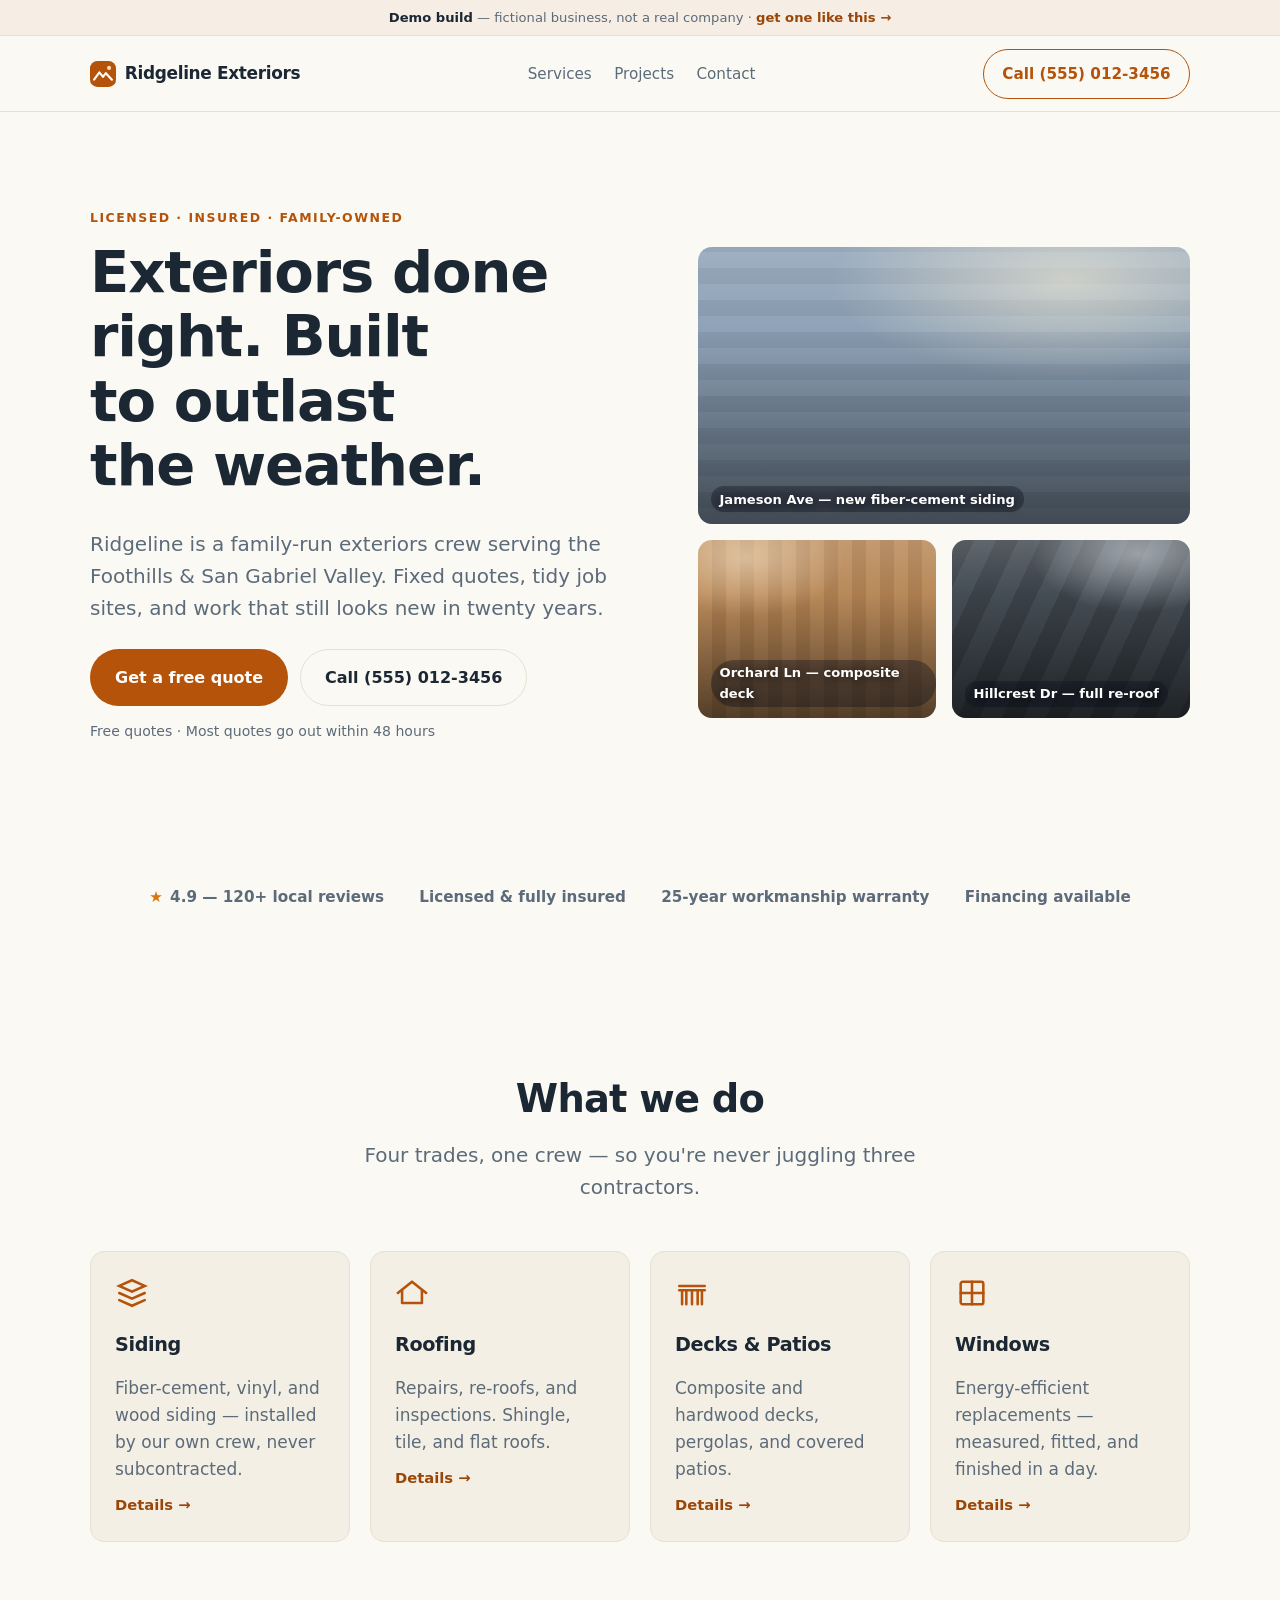
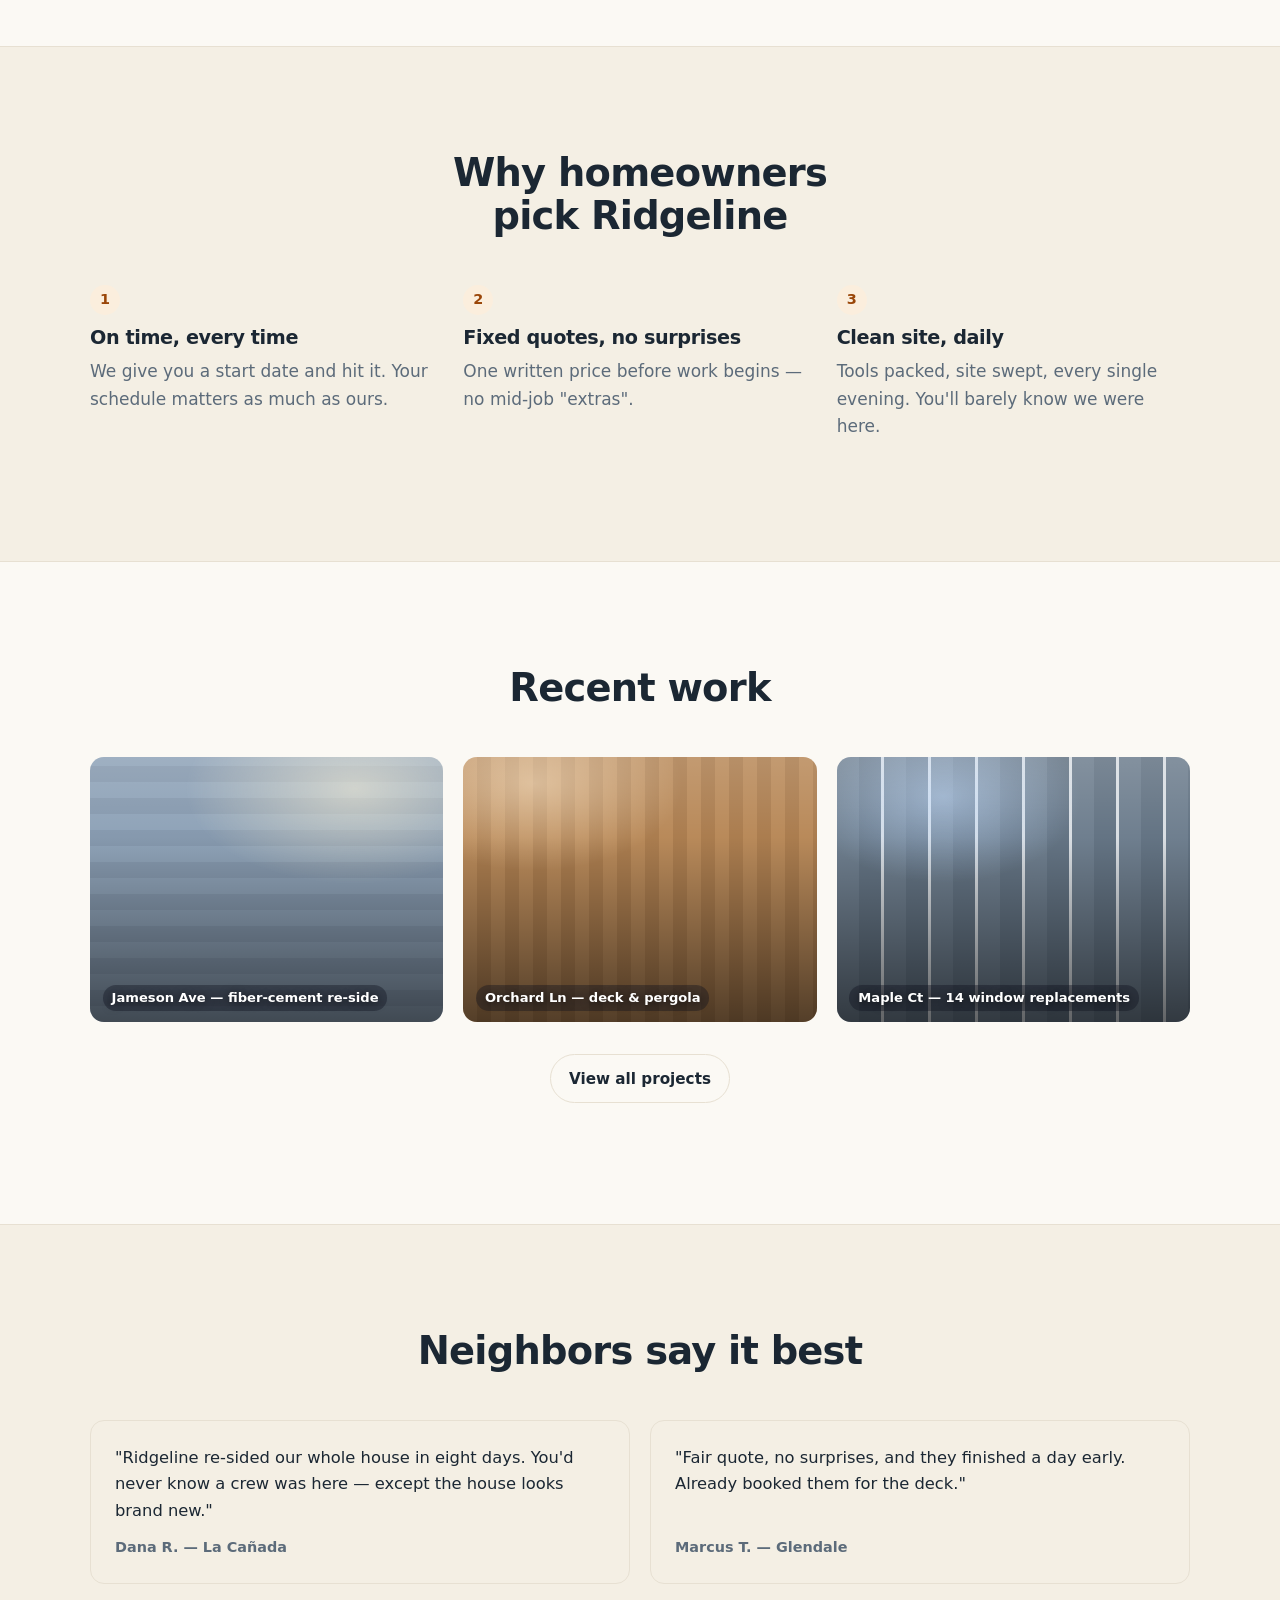
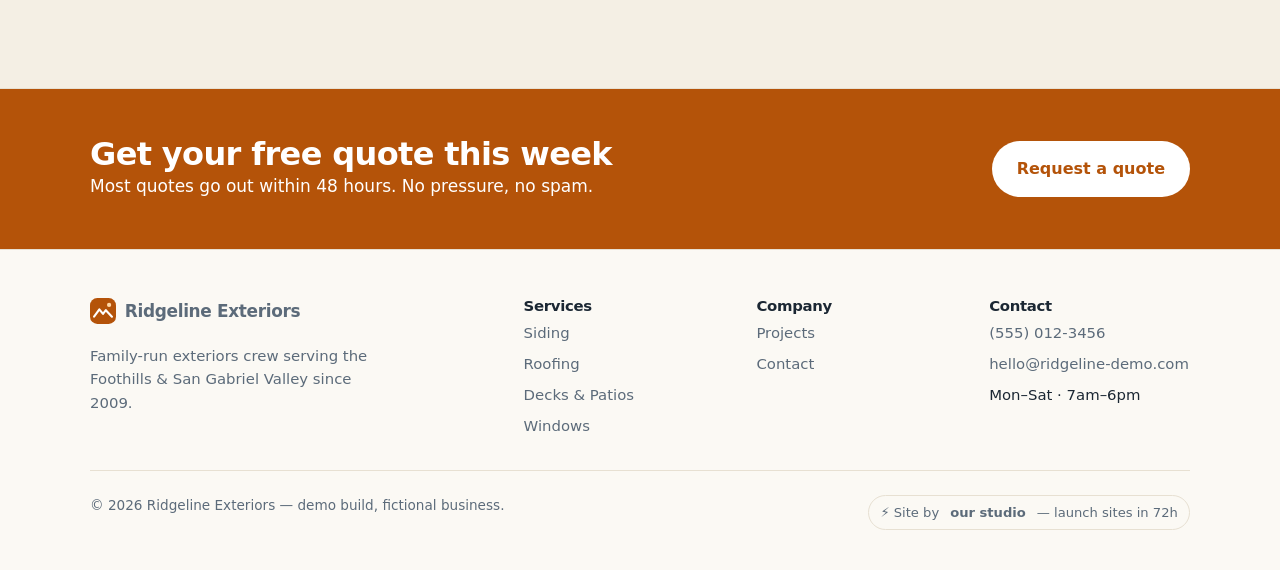
<file: index.html>
<!doctype html>
<html lang="en">
<head>
  <meta charset="utf-8">
  <meta name="viewport" content="width=device-width, initial-scale=1">
  <title>Ridgeline Exteriors — Siding, roofing &amp; decks done right</title>
  <meta name="description" content="Family-run exteriors crew serving the Foothills & San Gabriel Valley. Siding, roofing, decks, and windows — fixed quotes, tidy job sites, 25-year workmanship warranty.">
  <meta property="og:title" content="Ridgeline Exteriors">
  <meta property="og:description" content="Exteriors done right. Built to outlast the weather.">
  <!-- TODO(og): generate assets/og.png at QA -->
  <meta property="og:image" content="assets/og.png">
  <link rel="icon" href="assets/favicon.svg" type="image/svg+xml">
  <link rel="stylesheet" href="assets/base.css">
  <link rel="stylesheet" href="assets/site.css">
</head>
<body>
  <div class="demo-strip"><strong>Demo build</strong> — fictional business, not a real company · <a href="https://multosakalye.github.io/launch-line/">get one like this →</a></div>
  <header class="nav">
    <div class="container nav-inner">
      <a class="brand" href="index.html">
        <svg class="brand-mark" viewBox="0 0 32 32" aria-hidden="true"><rect width="32" height="32" rx="9" fill="var(--accent)"/><path d="M5 23l6.5-9 4.5 5.5 3.5-4.5L27 23" fill="none" stroke="#fff" stroke-width="2.6" stroke-linecap="round" stroke-linejoin="round"/><circle cx="23.5" cy="8.5" r="2.6" fill="#ffd9a8"/></svg>
        Ridgeline Exteriors
      </a>
      <nav aria-label="Main">
        <ul class="nav-links">
          <li><a href="services.html">Services</a></li>
          <li><a href="projects.html">Projects</a></li>
          <li><a href="contact.html">Contact</a></li>
        </ul>
      </nav>
      <a class="btn btn-phone" href="tel:+15550123456">Call (555) 012-3456</a>
    </div>
  </header>

  <main>
    <!-- Hero -->
    <section class="hero">
      <div class="container hero-inner">
        <div>
          <p class="eyebrow">Licensed · Insured · Family-owned</p>
          <h1>Exteriors done right. Built to outlast the weather.</h1>
          <p class="lead">Ridgeline is a family-run exteriors crew serving the Foothills &amp; San Gabriel Valley. Fixed quotes, tidy job sites, and work that still looks new in twenty years.</p>
          <div class="hero-cta">
            <a class="btn btn-primary btn-lg" href="contact.html">Get a free quote</a>
            <a class="btn btn-ghost btn-lg" href="tel:+15550123456">Call (555) 012-3456</a>
          </div>
          <p class="hero-note">Free quotes · Most quotes go out within 48 hours</p>
        </div>
        <div style="display:grid;grid-template-columns:1fr 1fr;gap:1rem;">
          <div class="photo photo-siding" style="grid-column:1/-1;aspect-ratio:16/9;"><span class="cap">Jameson Ave — new fiber-cement siding</span></div>
          <div class="photo photo-deck"><span class="cap">Orchard Ln — composite deck</span></div>
          <div class="photo photo-roof"><span class="cap">Hillcrest Dr — full re-roof</span></div>
        </div>
      </div>
    </section>

    <!-- Trust bar -->
    <section class="section-tight">
      <div class="container">
        <div class="trustbar">
          <span><span class="star">★</span> 4.9 — 120+ local reviews</span>
          <span>Licensed &amp; fully insured</span>
          <span>25-year workmanship warranty</span>
          <span>Financing available</span>
        </div>
      </div>
    </section>

    <!-- Services -->
    <section class="section" id="services">
      <div class="container">
        <div class="center" style="max-width:660px;margin:0 auto 3rem;">
          <h2>What we do</h2>
          <p class="lead">Four trades, one crew — so you're never juggling three contractors.</p>
        </div>
        <div class="grid grid-4">
          <div class="card service-card">
            <svg class="icon" viewBox="0 0 24 24" fill="none" stroke="currentColor" stroke-width="1.8" stroke-linecap="round" aria-hidden="true"><path d="M3 7l9-4 9 4-9 4-9-4z"/><path d="M3 12l9 4 9-4"/><path d="M3 17l9 4 9-4"/></svg>
            <h3>Siding</h3>
            <p class="muted mb-0">Fiber-cement, vinyl, and wood siding — installed by our own crew, never subcontracted.</p>
            <a class="more" href="services.html#siding">Details →</a>
          </div>
          <div class="card service-card">
            <svg class="icon" viewBox="0 0 24 24" fill="none" stroke="currentColor" stroke-width="1.8" stroke-linecap="round" stroke-linejoin="round" aria-hidden="true"><path d="M2 12L12 4l10 8"/><path d="M5 10v9h14v-9"/></svg>
            <h3>Roofing</h3>
            <p class="muted mb-0">Repairs, re-roofs, and inspections. Shingle, tile, and flat roofs.</p>
            <a class="more" href="services.html#roofing">Details →</a>
          </div>
          <div class="card service-card">
            <svg class="icon" viewBox="0 0 24 24" fill="none" stroke="currentColor" stroke-width="1.8" stroke-linecap="round" aria-hidden="true"><path d="M3 10h18"/><path d="M5 10v10M19 10v10M8 10v10M12 10v10M16 10v10"/><path d="M3 7h18"/></svg>
            <h3>Decks &amp; Patios</h3>
            <p class="muted mb-0">Composite and hardwood decks, pergolas, and covered patios.</p>
            <a class="more" href="services.html#decks">Details →</a>
          </div>
          <div class="card service-card">
            <svg class="icon" viewBox="0 0 24 24" fill="none" stroke="currentColor" stroke-width="1.8" stroke-linecap="round" aria-hidden="true"><rect x="4" y="4" width="16" height="16" rx="1.5"/><path d="M12 4v16M4 12h16"/></svg>
            <h3>Windows</h3>
            <p class="muted mb-0">Energy-efficient replacements — measured, fitted, and finished in a day.</p>
            <a class="more" href="services.html#windows">Details →</a>
          </div>
        </div>
      </div>
    </section>

    <!-- Why us -->
    <section class="section" style="background:var(--card);border-block:1px solid var(--line);">
      <div class="container">
        <div class="center" style="max-width:660px;margin:0 auto 3rem;">
          <h2>Why homeowners pick Ridgeline</h2>
        </div>
        <div class="grid grid-3">
          <div>
            <span class="step-num">1</span>
            <h3>On time, every time</h3>
            <p class="muted">We give you a start date and hit it. Your schedule matters as much as ours.</p>
          </div>
          <div>
            <span class="step-num">2</span>
            <h3>Fixed quotes, no surprises</h3>
            <p class="muted">One written price before work begins — no mid-job "extras".</p>
          </div>
          <div>
            <span class="step-num">3</span>
            <h3>Clean site, daily</h3>
            <p class="muted">Tools packed, site swept, every single evening. You'll barely know we were here.</p>
          </div>
        </div>
      </div>
    </section>

    <!-- Projects teaser -->
    <section class="section">
      <div class="container">
        <div class="center" style="max-width:660px;margin:0 auto 3rem;">
          <h2>Recent work</h2>
        </div>
        <div class="grid grid-3">
          <div class="photo photo-siding"><span class="cap">Jameson Ave — fiber-cement re-side</span></div>
          <div class="photo photo-deck"><span class="cap">Orchard Ln — deck &amp; pergola</span></div>
          <div class="photo photo-window"><span class="cap">Maple Ct — 14 window replacements</span></div>
        </div>
        <p class="center" style="margin-top:2rem;"><a class="btn btn-ghost" href="projects.html">View all projects</a></p>
      </div>
    </section>

    <!-- Testimonials -->
    <section class="section" style="background:var(--card);border-block:1px solid var(--line);">
      <div class="container">
        <div class="center" style="max-width:660px;margin:0 auto 3rem;">
          <h2>Neighbors say it best</h2>
        </div>
        <div class="grid grid-2">
          <div class="card testimonial">
            <blockquote>"Ridgeline re-sided our whole house in eight days. You'd never know a crew was here — except the house looks brand new."</blockquote>
            <span class="who">Dana R. — La Cañada</span>
          </div>
          <div class="card testimonial">
            <blockquote>"Fair quote, no surprises, and they finished a day early. Already booked them for the deck."</blockquote>
            <span class="who">Marcus T. — Glendale</span>
          </div>
        </div>
      </div>
    </section>

    <!-- Quote band -->
    <section class="quote-band">
      <div class="container">
        <div>
          <h2 class="mb-0" style="font-size:clamp(1.4rem,3vw,2rem);">Get your free quote this week</h2>
          <p class="mb-0" style="color:#fff;">Most quotes go out within 48 hours. No pressure, no spam.</p>
        </div>
        <a class="btn btn-primary btn-lg" href="contact.html">Request a quote</a>
      </div>
    </section>
  </main>

  <footer class="footer">
    <div class="container">
      <div class="footer-cols">
        <div>
          <a class="brand" href="index.html">
            <svg class="brand-mark" viewBox="0 0 32 32" aria-hidden="true"><rect width="32" height="32" rx="9" fill="var(--accent)"/><path d="M5 23l6.5-9 4.5 5.5 3.5-4.5L27 23" fill="none" stroke="#fff" stroke-width="2.6" stroke-linecap="round" stroke-linejoin="round"/><circle cx="23.5" cy="8.5" r="2.6" fill="#ffd9a8"/></svg>
            Ridgeline Exteriors
          </a>
          <p class="muted" style="margin-top:.8rem;max-width:30ch;">Family-run exteriors crew serving the Foothills &amp; San Gabriel Valley since 2009.</p>
        </div>
        <div>
          <h3>Services</h3>
          <ul>
            <li><a href="services.html#siding">Siding</a></li>
            <li><a href="services.html#roofing">Roofing</a></li>
            <li><a href="services.html#decks">Decks &amp; Patios</a></li>
            <li><a href="services.html#windows">Windows</a></li>
          </ul>
        </div>
        <div>
          <h3>Company</h3>
          <ul>
            <li><a href="projects.html">Projects</a></li>
            <li><a href="contact.html">Contact</a></li>
          </ul>
        </div>
        <div>
          <h3>Contact</h3>
          <ul>
            <li><a href="tel:+15550123456">(555) 012-3456</a></li>
            <li><a href="mailto:hello@ridgeline-demo.com">hello@ridgeline-demo.com</a></li>
            <li>Mon–Sat · 7am–6pm</li>
          </ul>
        </div>
      </div>
      <div class="footer-bottom">
        <span>© 2026 Ridgeline Exteriors — demo build, fictional business.</span>
        <!-- TODO(brand): replace "our studio" with the venture brand name at batch -->
        <a class="site-badge" href="https://multosakalye.github.io/launch-line/">⚡ Site by <strong>&nbsp;our studio&nbsp;</strong>— launch sites in 72h</a>
      </div>
    </div>
  </footer>
</body>
</html>
</file>
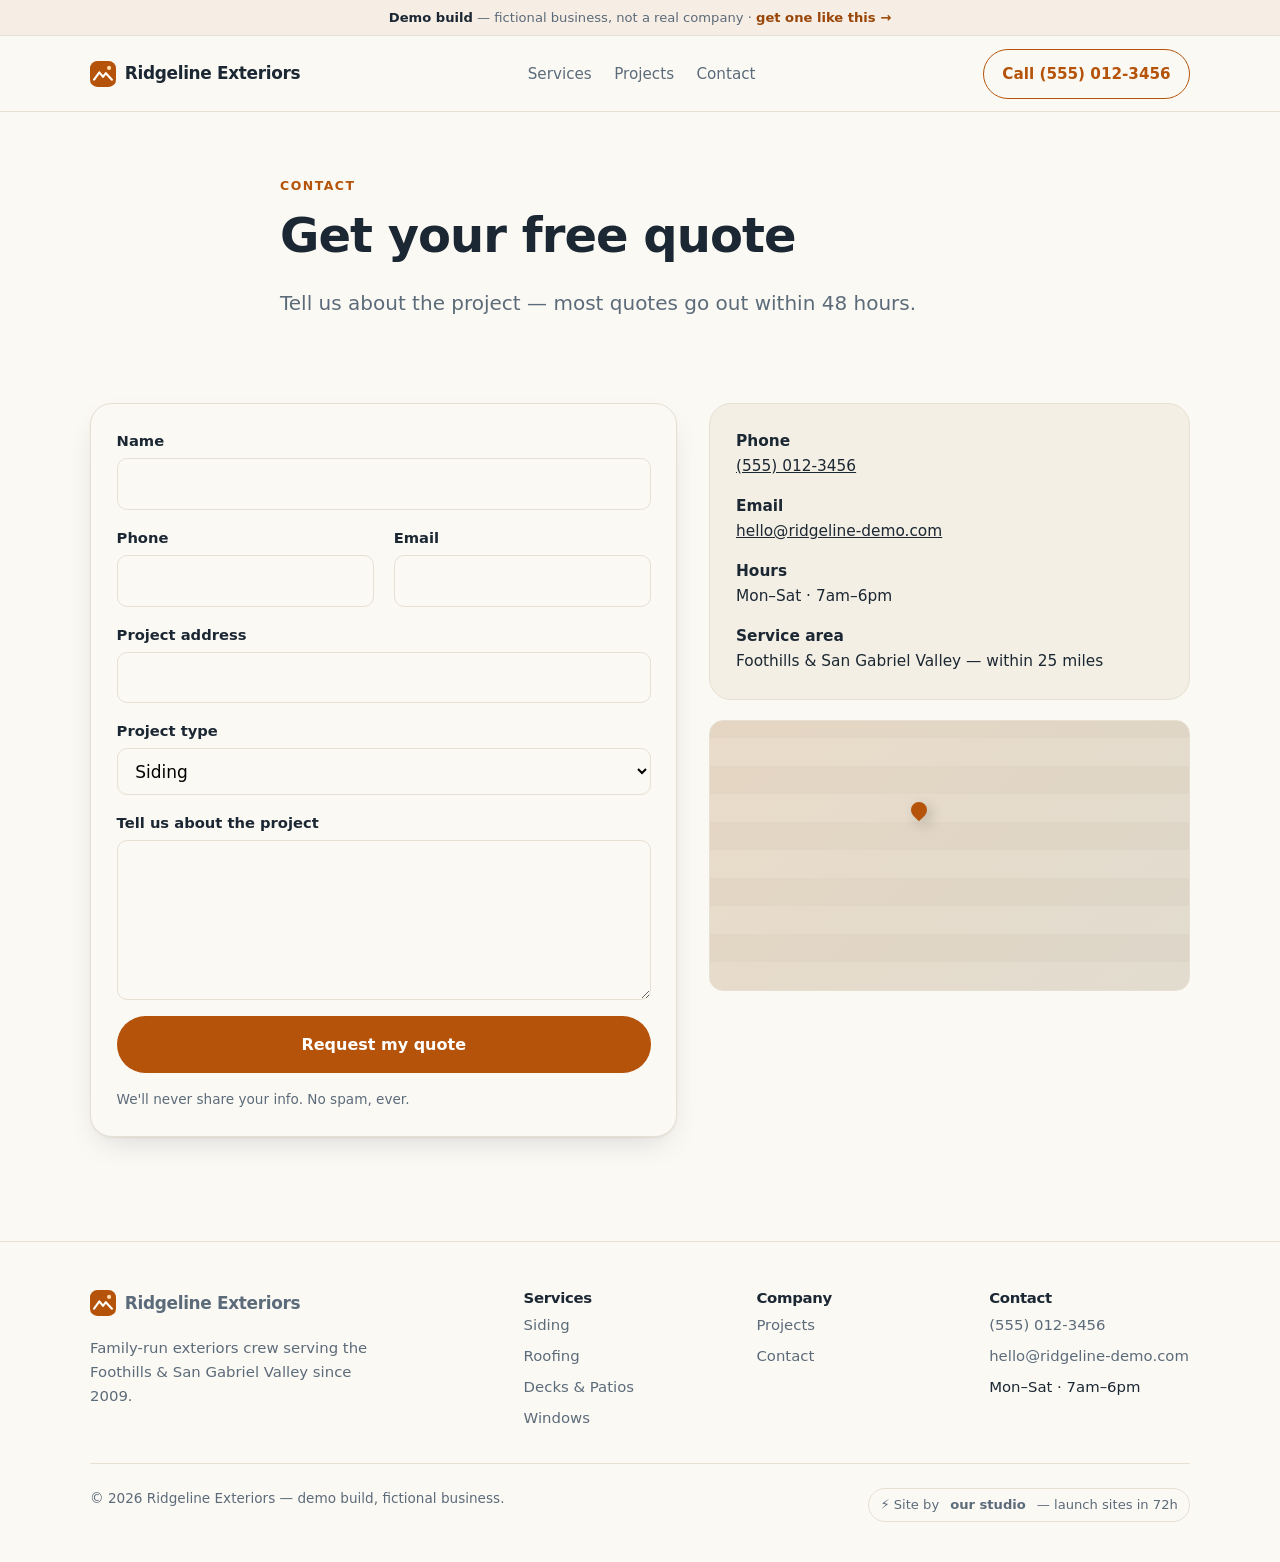
<file: contact.html>
<!doctype html>
<html lang="en">
<head>
  <meta charset="utf-8">
  <meta name="viewport" content="width=device-width, initial-scale=1">
  <title>Contact — Ridgeline Exteriors</title>
  <meta name="description" content="Request a free quote from Ridgeline Exteriors. Most quotes go out within 48 hours.">
  <link rel="icon" href="assets/favicon.svg" type="image/svg+xml">
  <link rel="stylesheet" href="assets/base.css">
  <link rel="stylesheet" href="assets/site.css">
</head>
<body>
  <div class="demo-strip"><strong>Demo build</strong> — fictional business, not a real company · <a href="https://multosakalye.github.io/launch-line/">get one like this →</a></div>
  <header class="nav">
    <div class="container nav-inner">
      <a class="brand" href="index.html">
        <svg class="brand-mark" viewBox="0 0 32 32" aria-hidden="true"><rect width="32" height="32" rx="9" fill="var(--accent)"/><path d="M5 23l6.5-9 4.5 5.5 3.5-4.5L27 23" fill="none" stroke="#fff" stroke-width="2.6" stroke-linecap="round" stroke-linejoin="round"/><circle cx="23.5" cy="8.5" r="2.6" fill="#ffd9a8"/></svg>
        Ridgeline Exteriors
      </a>
      <nav aria-label="Main">
        <ul class="nav-links">
          <li><a href="services.html">Services</a></li>
          <li><a href="projects.html">Projects</a></li>
          <li><a href="contact.html" aria-current="page">Contact</a></li>
        </ul>
      </nav>
      <a class="btn btn-phone" href="tel:+15550123456">Call (555) 012-3456</a>
    </div>
  </header>

  <main>
    <section class="section-tight">
      <div class="container" style="max-width:720px;">
        <p class="eyebrow">Contact</p>
        <h1 style="font-size:clamp(1.9rem,4.5vw,3rem);">Get your free quote</h1>
        <p class="lead">Tell us about the project — most quotes go out within 48 hours.</p>
      </div>
    </section>

    <section class="section" style="padding-top:0;">
      <div class="container contact-grid">
        <!-- TODO(form): wire to a free-tier form endpoint before launch (Pages Functions / Formspree free) -->
        <form class="form-card form" action="#" method="post">
          <div class="field">
            <label for="name">Name</label>
            <input id="name" name="name" type="text" autocomplete="name" required>
          </div>
          <div class="grid grid-2">
            <div class="field">
              <label for="phone">Phone</label>
              <input id="phone" name="phone" type="tel" autocomplete="tel">
            </div>
            <div class="field">
              <label for="email">Email</label>
              <input id="email" name="email" type="email" autocomplete="email" required>
            </div>
          </div>
          <div class="field">
            <label for="address">Project address</label>
            <input id="address" name="address" type="text" autocomplete="street-address">
          </div>
          <div class="field">
            <label for="type">Project type</label>
            <select id="type" name="type">
              <option>Siding</option>
              <option>Roofing</option>
              <option>Deck or patio</option>
              <option>Windows</option>
              <option>Not sure yet</option>
            </select>
          </div>
          <div class="field">
            <label for="message">Tell us about the project</label>
            <textarea id="message" name="message" rows="5"></textarea>
          </div>
          <button class="btn btn-primary btn-lg" type="submit">Request my quote</button>
          <p class="muted mb-0" style="font-size:.85rem;">We'll never share your info. No spam, ever.</p>
        </form>

        <div style="display:grid;gap:1.25rem;">
          <div class="info-card">
            <div class="info-row">
              <div>
                <strong>Phone</strong>
                <a href="tel:+15550123456">(555) 012-3456</a>
              </div>
            </div>
            <div class="info-row">
              <div>
                <strong>Email</strong>
                <a href="mailto:hello@ridgeline-demo.com">hello@ridgeline-demo.com</a>
              </div>
            </div>
            <div class="info-row">
              <div>
                <strong>Hours</strong>
                Mon–Sat · 7am–6pm
              </div>
            </div>
            <div class="info-row">
              <div>
                <strong>Service area</strong>
                Foothills &amp; San Gabriel Valley — within 25 miles
              </div>
            </div>
          </div>
          <div class="map-ph" role="img" aria-label="Stylized map placeholder showing the service area"></div>
        </div>
      </div>
    </section>
  </main>

  <footer class="footer">
    <div class="container">
      <div class="footer-cols">
        <div>
          <a class="brand" href="index.html">
            <svg class="brand-mark" viewBox="0 0 32 32" aria-hidden="true"><rect width="32" height="32" rx="9" fill="var(--accent)"/><path d="M5 23l6.5-9 4.5 5.5 3.5-4.5L27 23" fill="none" stroke="#fff" stroke-width="2.6" stroke-linecap="round" stroke-linejoin="round"/><circle cx="23.5" cy="8.5" r="2.6" fill="#ffd9a8"/></svg>
            Ridgeline Exteriors
          </a>
          <p class="muted" style="margin-top:.8rem;max-width:30ch;">Family-run exteriors crew serving the Foothills &amp; San Gabriel Valley since 2009.</p>
        </div>
        <div>
          <h3>Services</h3>
          <ul>
            <li><a href="services.html#siding">Siding</a></li>
            <li><a href="services.html#roofing">Roofing</a></li>
            <li><a href="services.html#decks">Decks &amp; Patios</a></li>
            <li><a href="services.html#windows">Windows</a></li>
          </ul>
        </div>
        <div>
          <h3>Company</h3>
          <ul>
            <li><a href="projects.html">Projects</a></li>
            <li><a href="contact.html">Contact</a></li>
          </ul>
        </div>
        <div>
          <h3>Contact</h3>
          <ul>
            <li><a href="tel:+15550123456">(555) 012-3456</a></li>
            <li><a href="mailto:hello@ridgeline-demo.com">hello@ridgeline-demo.com</a></li>
            <li>Mon–Sat · 7am–6pm</li>
          </ul>
        </div>
      </div>
      <div class="footer-bottom">
        <span>© 2026 Ridgeline Exteriors — demo build, fictional business.</span>
        <a class="site-badge" href="https://multosakalye.github.io/launch-line/">⚡ Site by <strong>&nbsp;our studio&nbsp;</strong>— launch sites in 72h</a>
      </div>
    </div>
  </footer>
</body>
</html>
</file>
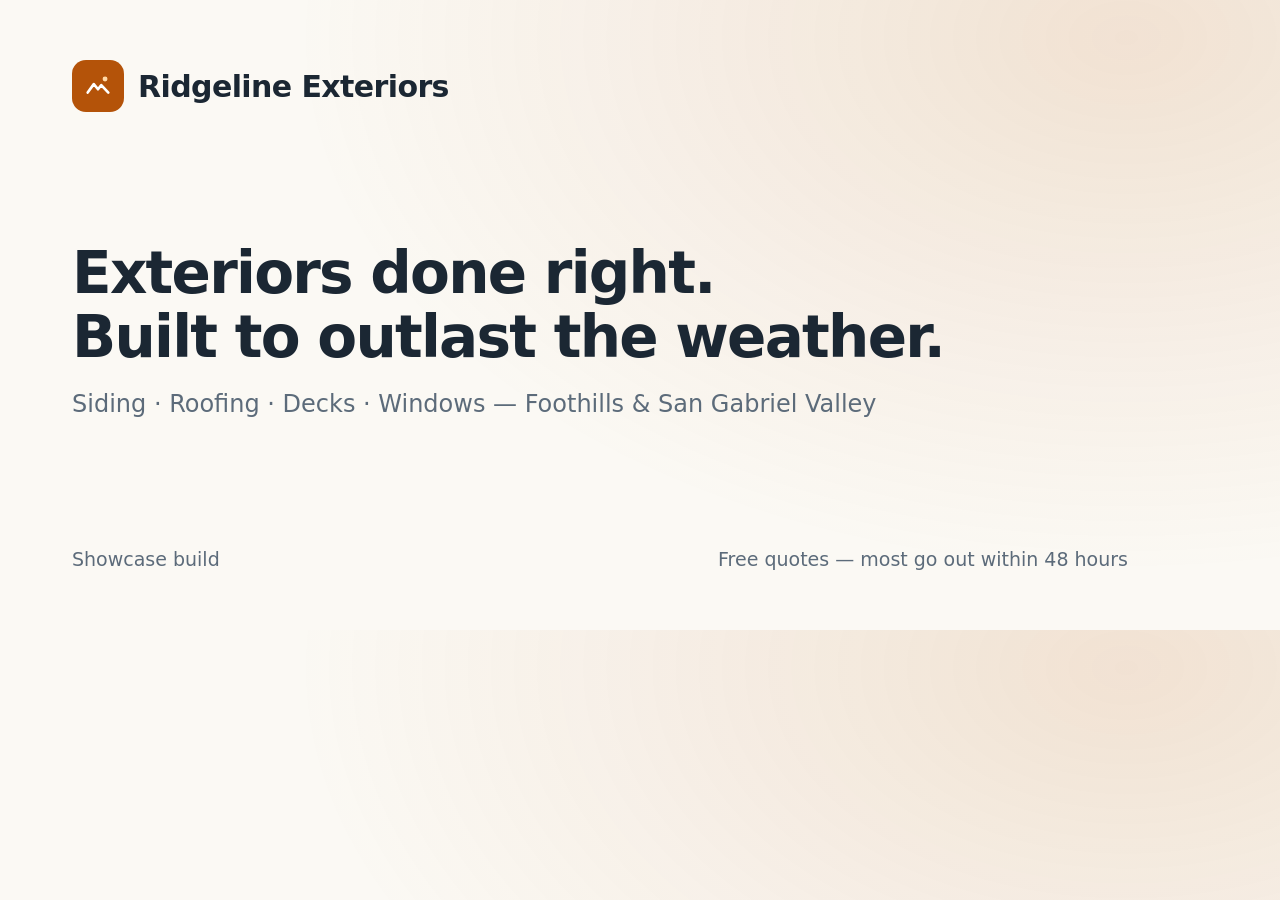
<file: og.html>
<!doctype html>
<html lang="en">
<head>
<meta charset="utf-8">
<title>Ridgeline Exteriors — OG template (1200×630)</title>
<style>
  html, body { margin: 0; }
  body {
    width: 1200px; height: 630px; overflow: hidden; box-sizing: border-box;
    font-family: ui-sans-serif, system-ui, -apple-system, "Segoe UI", Roboto, Arial, sans-serif;
    background: #fbf9f4; color: #1b2733;
    background-image: radial-gradient(65% 85% at 88% 6%, rgba(180, 83, 9, .14), transparent);
    display: flex; flex-direction: column; justify-content: space-between;
    padding: 60px 72px;
  }
  .brand { display: flex; align-items: center; gap: 14px; font-weight: 800; font-size: 30px; letter-spacing: -.02em; }
  .mark { width: 52px; height: 52px; border-radius: 14px; background: #b45309; display: flex; align-items: center; justify-content: center; }
  h1 { font-size: 58px; line-height: 1.1; letter-spacing: -.03em; margin: 0; max-width: 940px; }
  .sub { font-size: 24px; color: #5c6b7a; margin-top: 20px; }
  .foot { display: flex; justify-content: space-between; font-size: 19px; color: #5c6b7a; }
</style>
</head>
<body>
  <div class="brand">
    <span class="mark"><svg width="30" height="30" viewBox="0 0 32 32" aria-hidden="true"><path d="M5 23l6.5-9 4.5 5.5 3.5-4.5L27 23" fill="none" stroke="#fff" stroke-width="2.8" stroke-linecap="round" stroke-linejoin="round"/><circle cx="23.5" cy="8.5" r="2.6" fill="#ffd9a8"/></svg></span>
    Ridgeline Exteriors
  </div>
  <div>
    <h1>Exteriors done right.<br>Built to outlast the weather.</h1>
    <div class="sub">Siding · Roofing · Decks · Windows — Foothills &amp; San Gabriel Valley</div>
  </div>
  <div class="foot"><span>Showcase build</span><span>Free quotes — most go out within 48 hours</span></div>
</body>
</html>
</file>
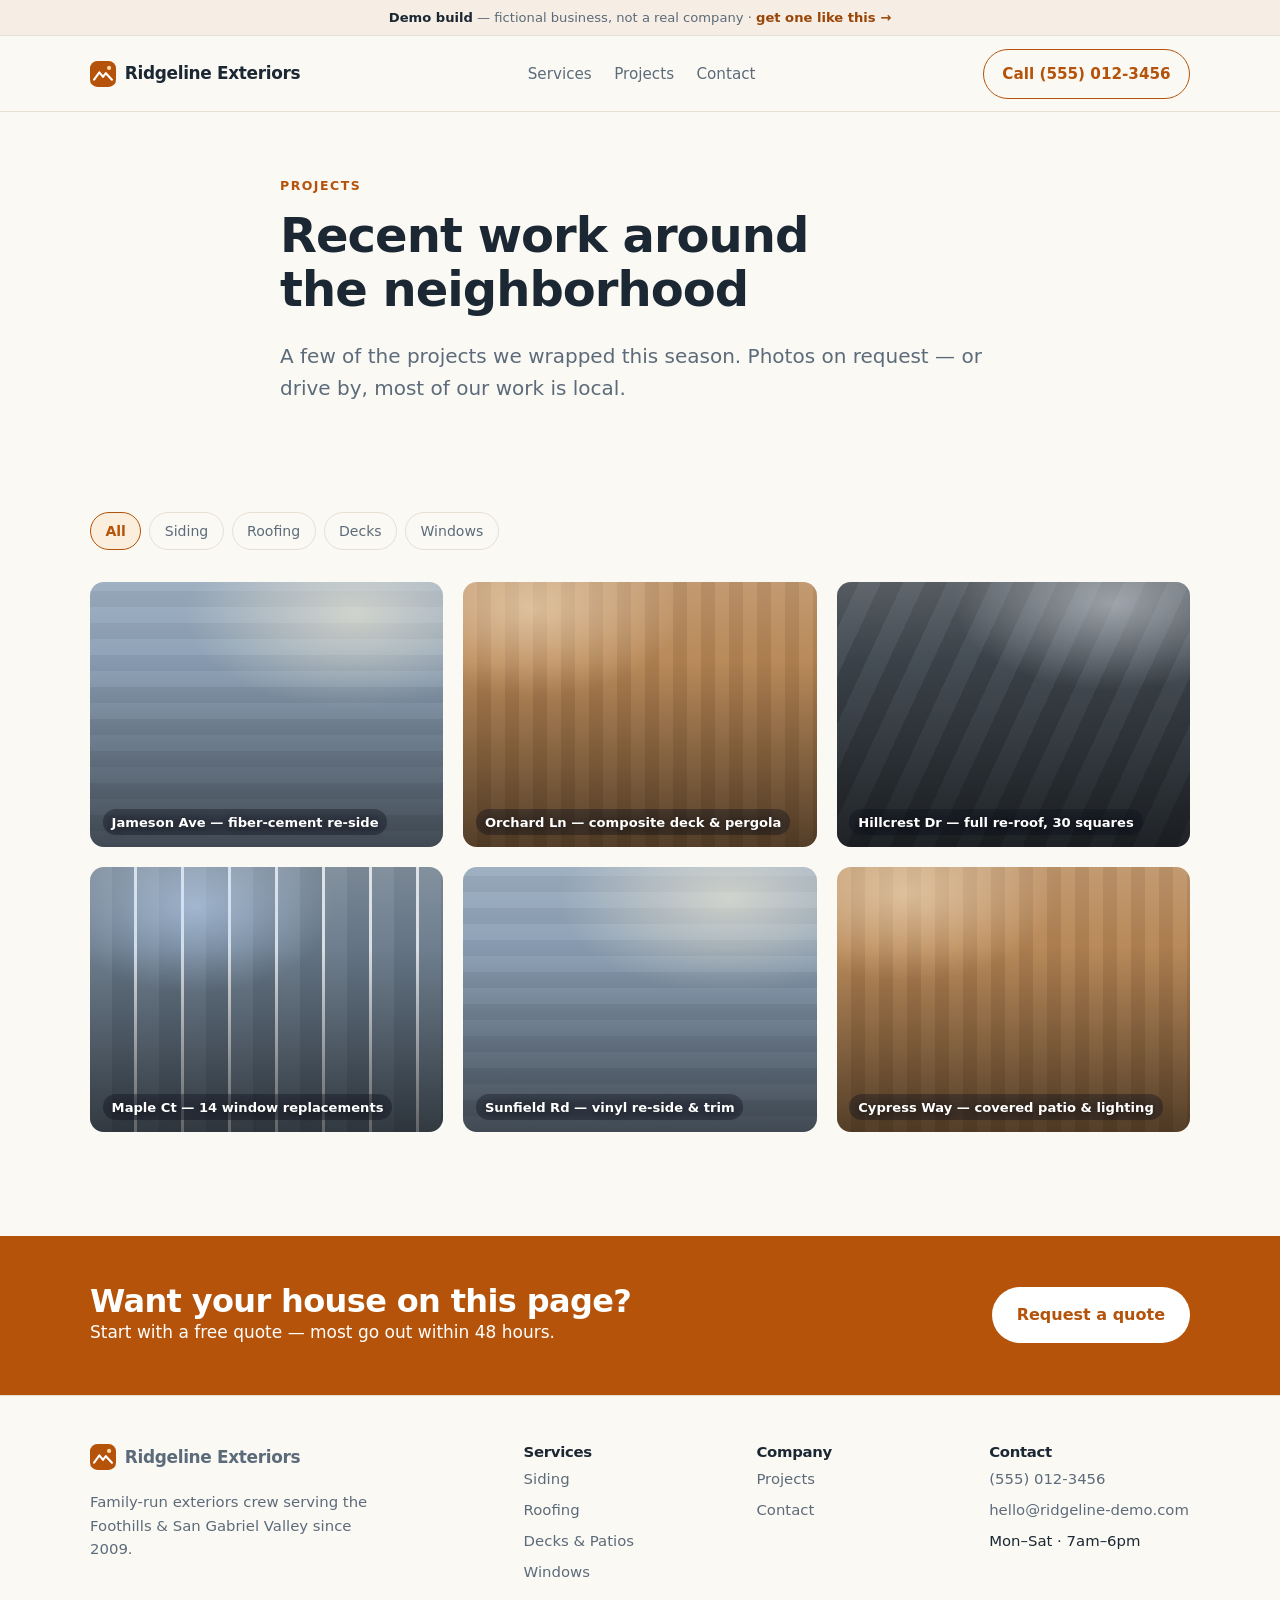
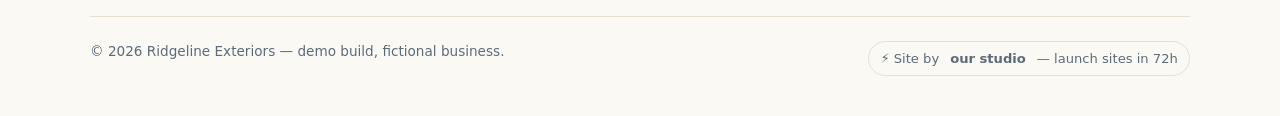
<file: projects.html>
<!doctype html>
<html lang="en">
<head>
  <meta charset="utf-8">
  <meta name="viewport" content="width=device-width, initial-scale=1">
  <title>Projects — Ridgeline Exteriors</title>
  <meta name="description" content="Recent siding, roofing, deck, and window projects from Ridgeline Exteriors, serving the Foothills & San Gabriel Valley.">
  <link rel="icon" href="assets/favicon.svg" type="image/svg+xml">
  <link rel="stylesheet" href="assets/base.css">
  <link rel="stylesheet" href="assets/site.css">
</head>
<body>
  <div class="demo-strip"><strong>Demo build</strong> — fictional business, not a real company · <a href="https://multosakalye.github.io/launch-line/">get one like this →</a></div>
  <header class="nav">
    <div class="container nav-inner">
      <a class="brand" href="index.html">
        <svg class="brand-mark" viewBox="0 0 32 32" aria-hidden="true"><rect width="32" height="32" rx="9" fill="var(--accent)"/><path d="M5 23l6.5-9 4.5 5.5 3.5-4.5L27 23" fill="none" stroke="#fff" stroke-width="2.6" stroke-linecap="round" stroke-linejoin="round"/><circle cx="23.5" cy="8.5" r="2.6" fill="#ffd9a8"/></svg>
        Ridgeline Exteriors
      </a>
      <nav aria-label="Main">
        <ul class="nav-links">
          <li><a href="services.html">Services</a></li>
          <li><a href="projects.html" aria-current="page">Projects</a></li>
          <li><a href="contact.html">Contact</a></li>
        </ul>
      </nav>
      <a class="btn btn-phone" href="tel:+15550123456">Call (555) 012-3456</a>
    </div>
  </header>

  <main>
    <section class="section-tight">
      <div class="container" style="max-width:720px;">
        <p class="eyebrow">Projects</p>
        <h1 style="font-size:clamp(1.9rem,4.5vw,3rem);">Recent work around the neighborhood</h1>
        <p class="lead">A few of the projects we wrapped this season. Photos on request — or drive by, most of our work is local.</p>
      </div>
    </section>

    <section class="section" style="padding-top:0;">
      <div class="container">
        <div class="chip-row">
          <span class="chip active">All</span>
          <span class="chip">Siding</span>
          <span class="chip">Roofing</span>
          <span class="chip">Decks</span>
          <span class="chip">Windows</span>
        </div>
        <div class="grid grid-3">
          <div class="photo photo-siding"><span class="cap">Jameson Ave — fiber-cement re-side</span></div>
          <div class="photo photo-deck"><span class="cap">Orchard Ln — composite deck &amp; pergola</span></div>
          <div class="photo photo-roof"><span class="cap">Hillcrest Dr — full re-roof, 30 squares</span></div>
          <div class="photo photo-window"><span class="cap">Maple Ct — 14 window replacements</span></div>
          <div class="photo photo-siding"><span class="cap">Sunfield Rd — vinyl re-side &amp; trim</span></div>
          <div class="photo photo-deck"><span class="cap">Cypress Way — covered patio &amp; lighting</span></div>
        </div>
      </div>
    </section>

    <section class="quote-band">
      <div class="container">
        <div>
          <h2 class="mb-0" style="font-size:clamp(1.4rem,3vw,2rem);">Want your house on this page?</h2>
          <p class="mb-0" style="color:#fff;">Start with a free quote — most go out within 48 hours.</p>
        </div>
        <a class="btn btn-primary btn-lg" href="contact.html">Request a quote</a>
      </div>
    </section>
  </main>

  <footer class="footer">
    <div class="container">
      <div class="footer-cols">
        <div>
          <a class="brand" href="index.html">
            <svg class="brand-mark" viewBox="0 0 32 32" aria-hidden="true"><rect width="32" height="32" rx="9" fill="var(--accent)"/><path d="M5 23l6.5-9 4.5 5.5 3.5-4.5L27 23" fill="none" stroke="#fff" stroke-width="2.6" stroke-linecap="round" stroke-linejoin="round"/><circle cx="23.5" cy="8.5" r="2.6" fill="#ffd9a8"/></svg>
            Ridgeline Exteriors
          </a>
          <p class="muted" style="margin-top:.8rem;max-width:30ch;">Family-run exteriors crew serving the Foothills &amp; San Gabriel Valley since 2009.</p>
        </div>
        <div>
          <h3>Services</h3>
          <ul>
            <li><a href="services.html#siding">Siding</a></li>
            <li><a href="services.html#roofing">Roofing</a></li>
            <li><a href="services.html#decks">Decks &amp; Patios</a></li>
            <li><a href="services.html#windows">Windows</a></li>
          </ul>
        </div>
        <div>
          <h3>Company</h3>
          <ul>
            <li><a href="projects.html">Projects</a></li>
            <li><a href="contact.html">Contact</a></li>
          </ul>
        </div>
        <div>
          <h3>Contact</h3>
          <ul>
            <li><a href="tel:+15550123456">(555) 012-3456</a></li>
            <li><a href="mailto:hello@ridgeline-demo.com">hello@ridgeline-demo.com</a></li>
            <li>Mon–Sat · 7am–6pm</li>
          </ul>
        </div>
      </div>
      <div class="footer-bottom">
        <span>© 2026 Ridgeline Exteriors — demo build, fictional business.</span>
        <a class="site-badge" href="https://multosakalye.github.io/launch-line/">⚡ Site by <strong>&nbsp;our studio&nbsp;</strong>— launch sites in 72h</a>
      </div>
    </div>
  </footer>
</body>
</html>
</file>
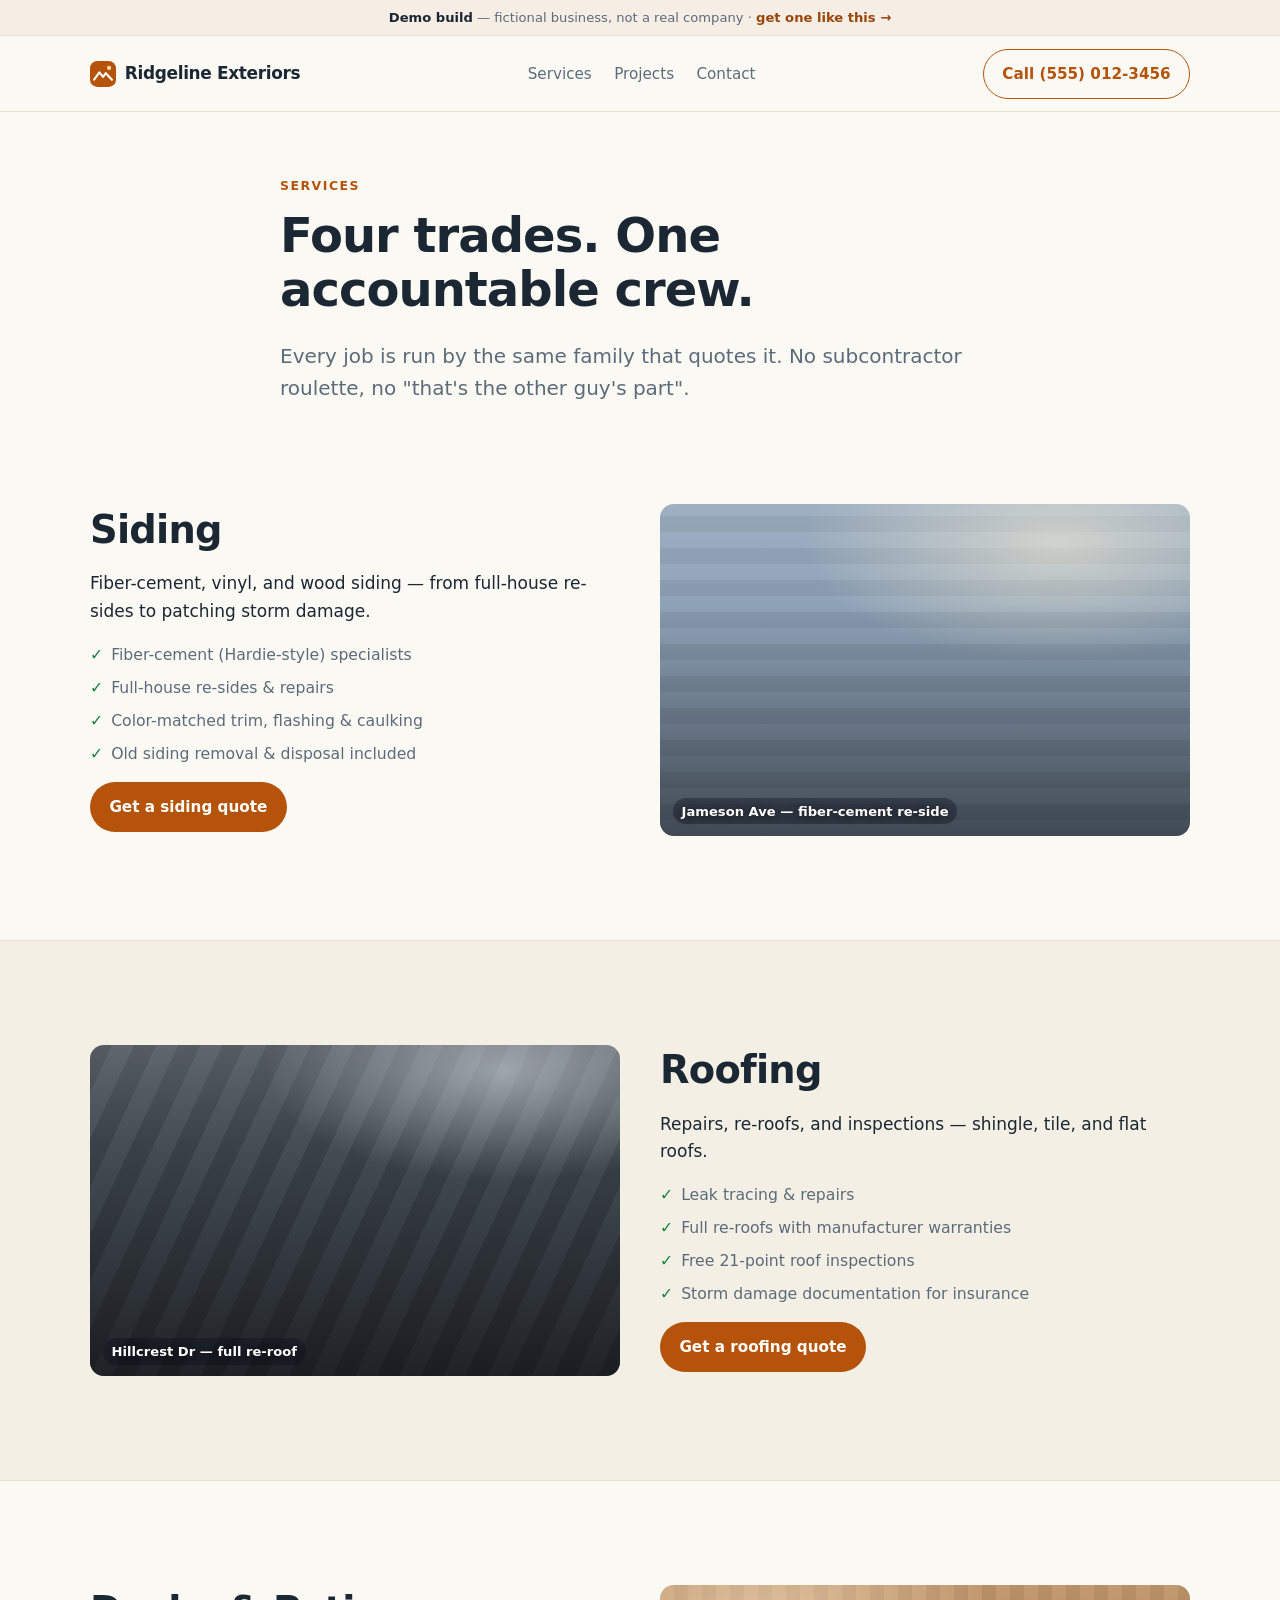
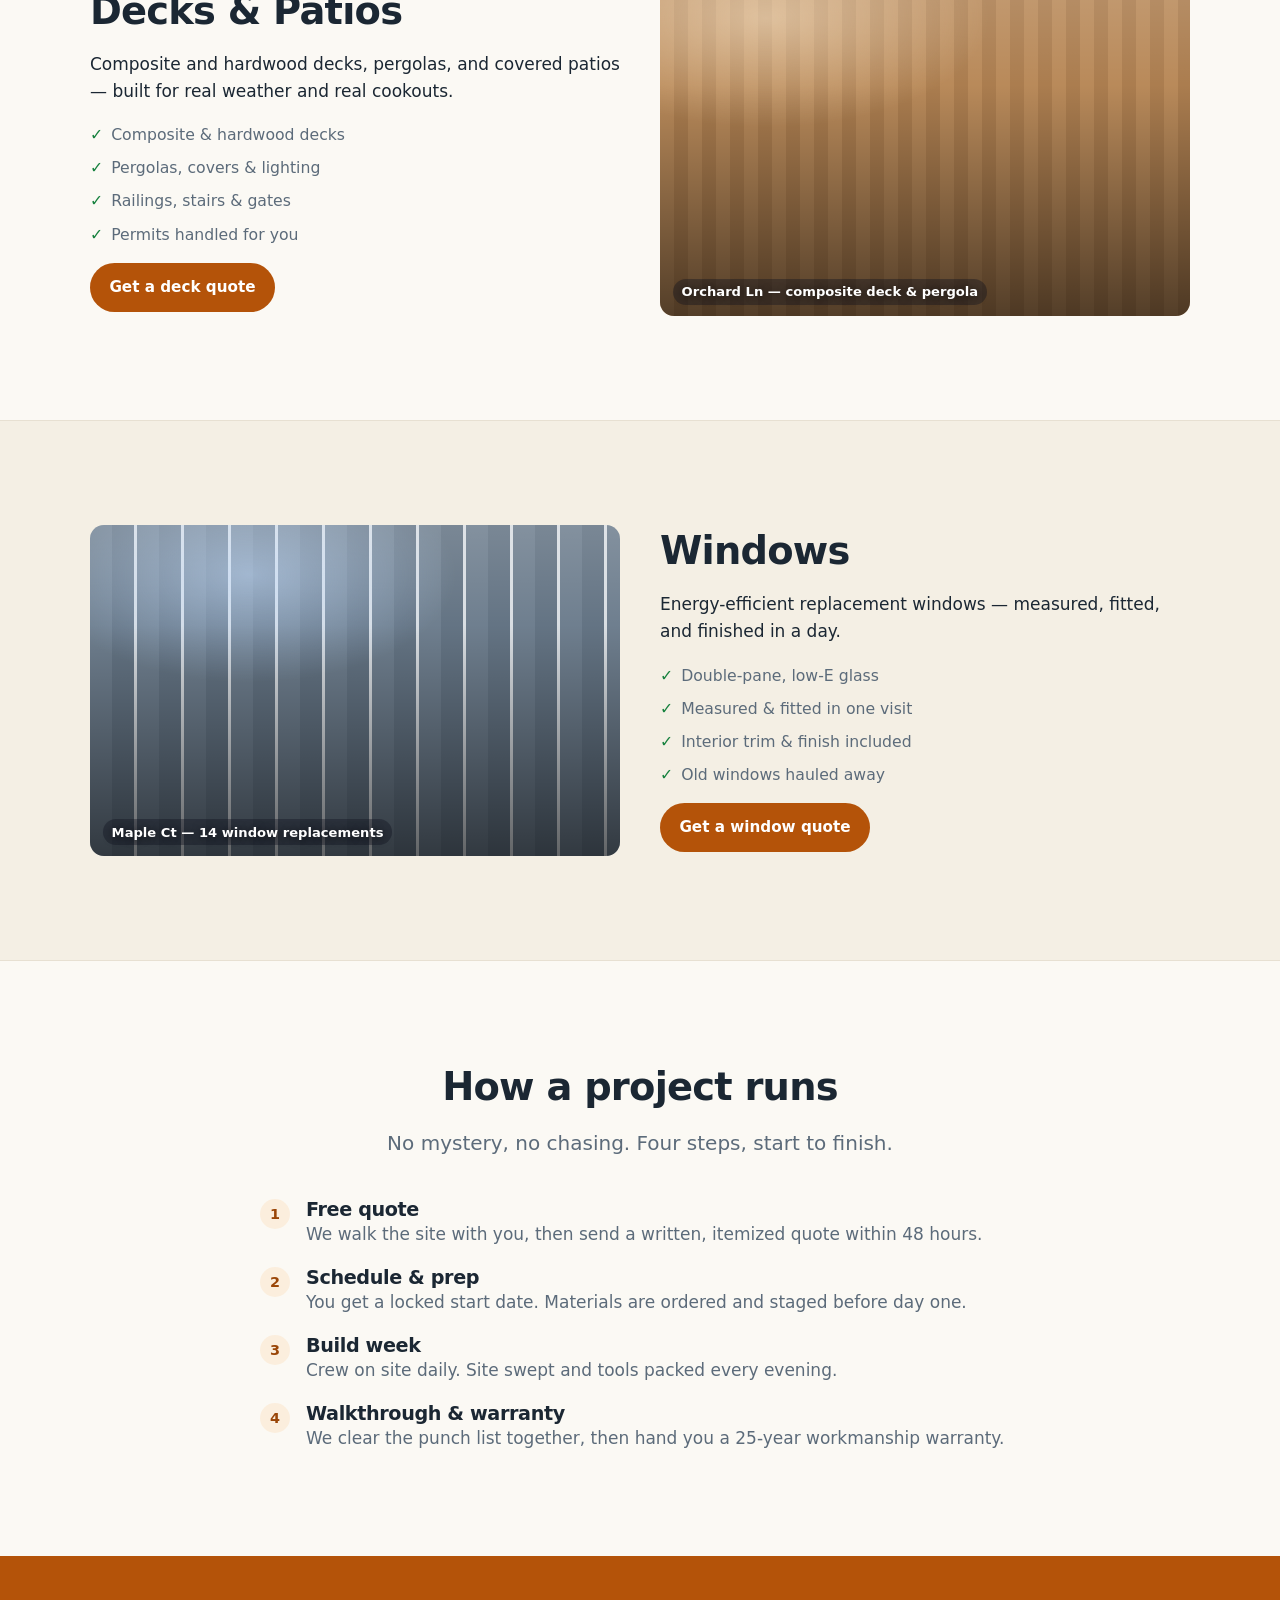
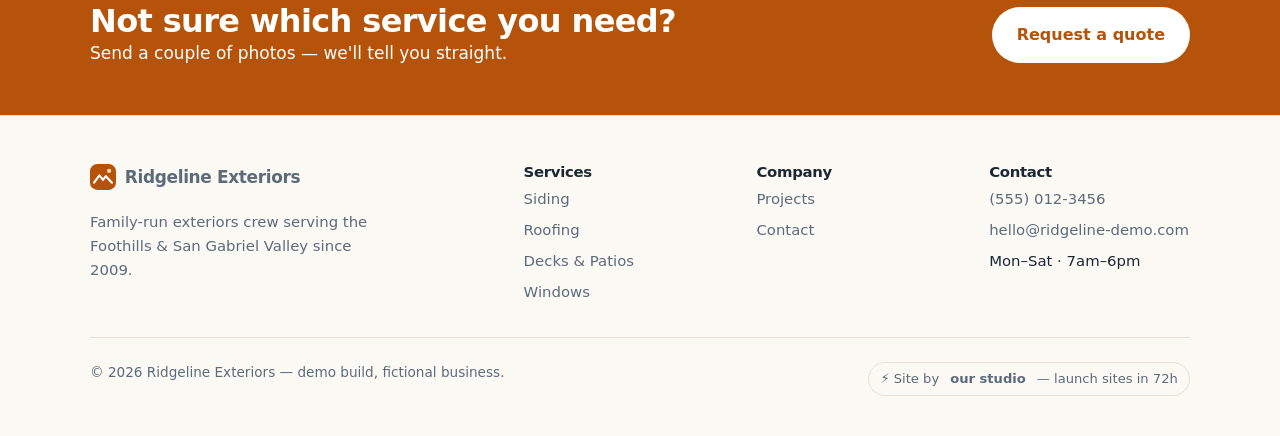
<file: services.html>
<!doctype html>
<html lang="en">
<head>
  <meta charset="utf-8">
  <meta name="viewport" content="width=device-width, initial-scale=1">
  <title>Services — Ridgeline Exteriors</title>
  <meta name="description" content="Siding, roofing, decks, and windows — what Ridgeline Exteriors does and how a project runs, from free quote to final walkthrough.">
  <link rel="icon" href="assets/favicon.svg" type="image/svg+xml">
  <link rel="stylesheet" href="assets/base.css">
  <link rel="stylesheet" href="assets/site.css">
</head>
<body>
  <div class="demo-strip"><strong>Demo build</strong> — fictional business, not a real company · <a href="https://multosakalye.github.io/launch-line/">get one like this →</a></div>
  <header class="nav">
    <div class="container nav-inner">
      <a class="brand" href="index.html">
        <svg class="brand-mark" viewBox="0 0 32 32" aria-hidden="true"><rect width="32" height="32" rx="9" fill="var(--accent)"/><path d="M5 23l6.5-9 4.5 5.5 3.5-4.5L27 23" fill="none" stroke="#fff" stroke-width="2.6" stroke-linecap="round" stroke-linejoin="round"/><circle cx="23.5" cy="8.5" r="2.6" fill="#ffd9a8"/></svg>
        Ridgeline Exteriors
      </a>
      <nav aria-label="Main">
        <ul class="nav-links">
          <li><a href="services.html" aria-current="page">Services</a></li>
          <li><a href="projects.html">Projects</a></li>
          <li><a href="contact.html">Contact</a></li>
        </ul>
      </nav>
      <a class="btn btn-phone" href="tel:+15550123456">Call (555) 012-3456</a>
    </div>
  </header>

  <main>
    <section class="section-tight">
      <div class="container" style="max-width:720px;">
        <p class="eyebrow">Services</p>
        <h1 style="font-size:clamp(1.9rem,4.5vw,3rem);">Four trades. One accountable crew.</h1>
        <p class="lead">Every job is run by the same family that quotes it. No subcontractor roulette, no "that's the other guy's part".</p>
      </div>
    </section>

    <section class="section" id="siding" style="padding-top:1rem;">
      <div class="container grid grid-2" style="align-items:center;gap:2.5rem;">
        <div>
          <h2>Siding</h2>
          <p>Fiber-cement, vinyl, and wood siding — from full-house re-sides to patching storm damage.</p>
          <ul class="checks">
            <li>Fiber-cement (Hardie-style) specialists</li>
            <li>Full-house re-sides &amp; repairs</li>
            <li>Color-matched trim, flashing &amp; caulking</li>
            <li>Old siding removal &amp; disposal included</li>
          </ul>
          <a class="btn btn-primary" href="contact.html">Get a siding quote</a>
        </div>
        <div class="photo photo-siding" style="aspect-ratio:16/10;"><span class="cap">Jameson Ave — fiber-cement re-side</span></div>
      </div>
    </section>

    <section class="section" id="roofing" style="background:var(--card);border-block:1px solid var(--line);">
      <div class="container grid grid-2" style="align-items:center;gap:2.5rem;">
        <div class="photo photo-roof" style="aspect-ratio:16/10;"><span class="cap">Hillcrest Dr — full re-roof</span></div>
        <div>
          <h2>Roofing</h2>
          <p>Repairs, re-roofs, and inspections — shingle, tile, and flat roofs.</p>
          <ul class="checks">
            <li>Leak tracing &amp; repairs</li>
            <li>Full re-roofs with manufacturer warranties</li>
            <li>Free 21-point roof inspections</li>
            <li>Storm damage documentation for insurance</li>
          </ul>
          <a class="btn btn-primary" href="contact.html">Get a roofing quote</a>
        </div>
      </div>
    </section>

    <section class="section" id="decks">
      <div class="container grid grid-2" style="align-items:center;gap:2.5rem;">
        <div>
          <h2>Decks &amp; Patios</h2>
          <p>Composite and hardwood decks, pergolas, and covered patios — built for real weather and real cookouts.</p>
          <ul class="checks">
            <li>Composite &amp; hardwood decks</li>
            <li>Pergolas, covers &amp; lighting</li>
            <li>Railings, stairs &amp; gates</li>
            <li>Permits handled for you</li>
          </ul>
          <a class="btn btn-primary" href="contact.html">Get a deck quote</a>
        </div>
        <div class="photo photo-deck" style="aspect-ratio:16/10;"><span class="cap">Orchard Ln — composite deck &amp; pergola</span></div>
      </div>
    </section>

    <section class="section" id="windows" style="background:var(--card);border-block:1px solid var(--line);">
      <div class="container grid grid-2" style="align-items:center;gap:2.5rem;">
        <div class="photo photo-window" style="aspect-ratio:16/10;"><span class="cap">Maple Ct — 14 window replacements</span></div>
        <div>
          <h2>Windows</h2>
          <p>Energy-efficient replacement windows — measured, fitted, and finished in a day.</p>
          <ul class="checks">
            <li>Double-pane, low-E glass</li>
            <li>Measured &amp; fitted in one visit</li>
            <li>Interior trim &amp; finish included</li>
            <li>Old windows hauled away</li>
          </ul>
          <a class="btn btn-primary" href="contact.html">Get a window quote</a>
        </div>
      </div>
    </section>

    <!-- Process -->
    <section class="section" id="process">
      <div class="container" style="max-width:760px;">
        <div class="center" style="margin-bottom:2.5rem;">
          <h2>How a project runs</h2>
          <p class="lead">No mystery, no chasing. Four steps, start to finish.</p>
        </div>
        <div class="process">
          <div class="row"><span class="step-num">1</span><div><h3 class="mb-0">Free quote</h3><p class="muted mb-0">We walk the site with you, then send a written, itemized quote within 48 hours.</p></div></div>
          <div class="row"><span class="step-num">2</span><div><h3 class="mb-0">Schedule &amp; prep</h3><p class="muted mb-0">You get a locked start date. Materials are ordered and staged before day one.</p></div></div>
          <div class="row"><span class="step-num">3</span><div><h3 class="mb-0">Build week</h3><p class="muted mb-0">Crew on site daily. Site swept and tools packed every evening.</p></div></div>
          <div class="row"><span class="step-num">4</span><div><h3 class="mb-0">Walkthrough &amp; warranty</h3><p class="muted mb-0">We clear the punch list together, then hand you a 25-year workmanship warranty.</p></div></div>
        </div>
      </div>
    </section>

    <section class="quote-band">
      <div class="container">
        <div>
          <h2 class="mb-0" style="font-size:clamp(1.4rem,3vw,2rem);">Not sure which service you need?</h2>
          <p class="mb-0" style="color:#fff;">Send a couple of photos — we'll tell you straight.</p>
        </div>
        <a class="btn btn-primary btn-lg" href="contact.html">Request a quote</a>
      </div>
    </section>
  </main>

  <footer class="footer">
    <div class="container">
      <div class="footer-cols">
        <div>
          <a class="brand" href="index.html">
            <svg class="brand-mark" viewBox="0 0 32 32" aria-hidden="true"><rect width="32" height="32" rx="9" fill="var(--accent)"/><path d="M5 23l6.5-9 4.5 5.5 3.5-4.5L27 23" fill="none" stroke="#fff" stroke-width="2.6" stroke-linecap="round" stroke-linejoin="round"/><circle cx="23.5" cy="8.5" r="2.6" fill="#ffd9a8"/></svg>
            Ridgeline Exteriors
          </a>
          <p class="muted" style="margin-top:.8rem;max-width:30ch;">Family-run exteriors crew serving the Foothills &amp; San Gabriel Valley since 2009.</p>
        </div>
        <div>
          <h3>Services</h3>
          <ul>
            <li><a href="services.html#siding">Siding</a></li>
            <li><a href="services.html#roofing">Roofing</a></li>
            <li><a href="services.html#decks">Decks &amp; Patios</a></li>
            <li><a href="services.html#windows">Windows</a></li>
          </ul>
        </div>
        <div>
          <h3>Company</h3>
          <ul>
            <li><a href="projects.html">Projects</a></li>
            <li><a href="contact.html">Contact</a></li>
          </ul>
        </div>
        <div>
          <h3>Contact</h3>
          <ul>
            <li><a href="tel:+15550123456">(555) 012-3456</a></li>
            <li><a href="mailto:hello@ridgeline-demo.com">hello@ridgeline-demo.com</a></li>
            <li>Mon–Sat · 7am–6pm</li>
          </ul>
        </div>
      </div>
      <div class="footer-bottom">
        <span>© 2026 Ridgeline Exteriors — demo build, fictional business.</span>
        <a class="site-badge" href="https://multosakalye.github.io/launch-line/">⚡ Site by <strong>&nbsp;our studio&nbsp;</strong>— launch sites in 72h</a>
      </div>
    </div>
  </footer>
</body>
</html>
</file>
<file: assets/base.css>
/* ============================================================
   Studio Web Kit — base.css (v1)
   Structure + components. Builds override tokens in site.css.
   Static-first · no dependencies · self-contained.
   ============================================================ */

/* --- Tokens ------------------------------------------------- */
:root {
  --bg: #ffffff;
  --fg: #101223;
  --muted: #5d6172;
  --line: #e7e9f2;
  --card: #f6f7fb;
  --accent: #5b5bd6;
  --accent-contrast: #ffffff;
  --accent-soft: #ececfd;
  --ok: #0f9d6a;
  --radius-s: 10px;
  --radius: 16px;
  --radius-l: 24px;
  --maxw: 1100px;
  --font: ui-sans-serif, system-ui, -apple-system, "Segoe UI", Roboto, "Helvetica Neue", Arial, sans-serif;
  --mono: ui-monospace, SFMono-Regular, Menlo, Consolas, monospace;
  --shadow: 0 1px 2px rgba(16, 18, 35, .06), 0 12px 32px -12px rgba(16, 18, 35, .18);
}

/* --- Reset -------------------------------------------------- */
*, *::before, *::after { box-sizing: border-box; }
html { scroll-behavior: smooth; -webkit-text-size-adjust: 100%; }
body { margin: 0; font-family: var(--font); color: var(--fg); background: var(--bg); line-height: 1.6; font-size: 17px; }
img, svg, video { max-width: 100%; display: block; }
a { color: inherit; }
button, input, textarea, select { font: inherit; }

/* --- Type ---------------------------------------------------- */
h1, h2, h3, h4 { line-height: 1.12; letter-spacing: -0.02em; margin: 0 0 .5em; font-weight: 700; text-wrap: balance; }
h1 { font-size: clamp(2.1rem, 5.2vw, 3.6rem); }
h2 { font-size: clamp(1.6rem, 3.6vw, 2.4rem); }
h3 { font-size: 1.2rem; }
p { margin: 0 0 1em; }
.lead { font-size: clamp(1.05rem, 2.2vw, 1.25rem); color: var(--muted); }
.eyebrow { text-transform: uppercase; letter-spacing: .12em; font-size: .78rem; font-weight: 700; color: var(--accent); margin-bottom: 1em; }

/* --- Layout --------------------------------------------------- */
.container { width: min(var(--maxw), 100% - 3rem); margin-inline: auto; }
.section { padding: clamp(3.5rem, 9vw, 6.5rem) 0; }
.section-tight { padding: clamp(2.5rem, 6vw, 4rem) 0; }
.grid { display: grid; gap: 1.25rem; }
.grid-2 { grid-template-columns: repeat(2, 1fr); }
.grid-3 { grid-template-columns: repeat(3, 1fr); }
.grid-4 { grid-template-columns: repeat(4, 1fr); }
@media (max-width: 1000px) { .grid-4 { grid-template-columns: repeat(2, 1fr); } }
@media (max-width: 560px) { .grid-4 { grid-template-columns: 1fr; } }
@media (max-width: 860px) { .grid-2, .grid-3 { grid-template-columns: 1fr; } }
.center { text-align: center; }
.muted { color: var(--muted); }

/* --- Nav ------------------------------------------------------- */
.nav { position: sticky; top: 0; z-index: 50; backdrop-filter: blur(10px); background: color-mix(in srgb, var(--bg) 82%, transparent); border-bottom: 1px solid var(--line); }
.nav-inner { display: flex; align-items: center; justify-content: space-between; gap: 1rem; padding: .8rem 0; }
.brand { display: inline-flex; align-items: center; gap: .55rem; font-weight: 800; letter-spacing: -.02em; text-decoration: none; font-size: 1.06rem; }
.brand-mark { width: 26px; height: 26px; }
.nav-links { display: flex; gap: 1.4rem; list-style: none; margin: 0; padding: 0; font-size: .95rem; }
.nav-links a { text-decoration: none; color: var(--muted); }
.nav-links a:hover { color: var(--fg); }
@media (max-width: 720px) { .nav-links { display: none; } }

/* --- Buttons ---------------------------------------------------- */
.btn { display: inline-flex; align-items: center; justify-content: center; gap: .5rem; padding: .72rem 1.15rem; border-radius: 999px; border: 1px solid transparent; text-decoration: none; font-weight: 600; font-size: .95rem; cursor: pointer; transition: transform .06s ease, box-shadow .15s ease, background .15s ease; }
.btn:active { transform: translateY(1px); }
.btn-primary { background: var(--accent); color: var(--accent-contrast); }
.btn-primary:hover { box-shadow: 0 8px 20px -8px color-mix(in srgb, var(--accent) 60%, transparent); }
.btn-ghost { border-color: var(--line); color: var(--fg); background: var(--bg); }
.btn-ghost:hover { border-color: color-mix(in srgb, var(--fg) 25%, var(--line)); }
.btn-lg { padding: .9rem 1.5rem; font-size: 1rem; }

/* --- Hero -------------------------------------------------------- */
.hero { padding: clamp(3rem, 8vw, 6rem) 0 clamp(2.5rem, 6vw, 4rem); }
.hero-inner { display: grid; grid-template-columns: 1.05fr .95fr; gap: clamp(2rem, 5vw, 4rem); align-items: center; }
@media (max-width: 900px) { .hero-inner { grid-template-columns: 1fr; } }
.hero-cta { display: flex; gap: .75rem; flex-wrap: wrap; margin-top: 1.6rem; }
.hero-note { margin-top: .9rem; font-size: .88rem; color: var(--muted); }

/* --- Cards -------------------------------------------------------- */
.card { background: var(--card); border: 1px solid var(--line); border-radius: var(--radius); padding: 1.5rem; }
.card-plain { background: var(--bg); box-shadow: var(--shadow); border: 1px solid var(--line); }
.icon { width: 34px; height: 34px; margin-bottom: .9rem; color: var(--accent); }

/* --- Steps --------------------------------------------------------- */
.step-num { display: inline-flex; width: 30px; height: 30px; border-radius: 999px; align-items: center; justify-content: center; background: var(--accent-soft); color: var(--accent); font-weight: 700; font-size: .9rem; margin-bottom: .8rem; }

/* --- Pricing -------------------------------------------------------- */
.pricing { display: grid; grid-template-columns: repeat(3, 1fr); gap: 1.25rem; align-items: stretch; }
@media (max-width: 860px) { .pricing { grid-template-columns: 1fr; } }
.plan { display: flex; flex-direction: column; gap: .9rem; }
.plan.featured { border-color: color-mix(in srgb, var(--accent) 55%, var(--line)); box-shadow: var(--shadow); }
.plan .price { font-size: 2.1rem; font-weight: 800; letter-spacing: -.03em; }
.plan .price small { font-size: .9rem; font-weight: 500; color: var(--muted); letter-spacing: 0; }
.plan ul { list-style: none; margin: 0; padding: 0; display: grid; gap: .5rem; font-size: .95rem; color: var(--muted); }
.plan li::before { content: "\2713"; color: var(--ok); font-weight: 700; margin-right: .5rem; }
.plan .btn { margin-top: auto; }

/* --- FAQ -------------------------------------------------------------- */
.faq { display: grid; gap: .6rem; }
.faq details { border: 1px solid var(--line); border-radius: var(--radius-s); padding: 1rem 1.2rem; background: var(--bg); }
.faq summary { cursor: pointer; font-weight: 600; }
.faq details[open] { background: var(--card); }
.faq p { margin: .7rem 0 0; color: var(--muted); }

/* --- Forms -------------------------------------------------------------- */
.form { display: grid; gap: 1rem; }
.field { display: grid; gap: .35rem; }
.field label { font-weight: 600; font-size: .92rem; }
.field input, .field textarea, .field select { padding: .7rem .85rem; border: 1px solid var(--line); border-radius: var(--radius-s); background: var(--bg); }
.field input:focus, .field textarea:focus { outline: 2px solid color-mix(in srgb, var(--accent) 45%, transparent); outline-offset: 1px; border-color: var(--accent); }

/* --- CTA band -------------------------------------------------------------- */
.cta-band { background: color-mix(in srgb, var(--accent) 8%, var(--bg)); border-block: 1px solid var(--line); }
.cta-band .container { display: flex; align-items: center; justify-content: space-between; gap: 1.5rem; flex-wrap: wrap; padding-block: clamp(2rem, 5vw, 3rem); }

/* --- Footer ------------------------------------------------------------------ */
.footer { padding: 3rem 0 2.5rem; border-top: 1px solid var(--line); font-size: .93rem; }
.footer-cols { display: grid; grid-template-columns: 2fr 1fr 1fr 1fr; gap: 2rem; margin-bottom: 2rem; }
@media (max-width: 860px) { .footer-cols { grid-template-columns: 1fr 1fr; } }
.footer a { color: var(--muted); text-decoration: none; }
.footer a:hover { color: var(--fg); }
.footer ul { list-style: none; margin: 0; padding: 0; display: grid; gap: .45rem; }
.footer h3 { font-size: 1em; }
.footer-bottom { display: flex; justify-content: space-between; gap: 1rem; flex-wrap: wrap; color: var(--muted); border-top: 1px solid var(--line); padding-top: 1.5rem; font-size: .85rem; }
.site-badge { display: inline-flex; align-items: center; gap: .4rem; padding: .35rem .7rem; border: 1px solid var(--line); border-radius: 999px; font-size: .82rem; color: var(--muted); text-decoration: none; }
.demo-strip { background: color-mix(in srgb, var(--accent) 7%, var(--bg)); border-bottom: 1px solid var(--line); text-align: center; font-size: .82rem; color: var(--muted); padding: .45rem 1rem; }
.demo-strip strong { color: var(--fg); }
.demo-strip a { color: var(--accent-ink, var(--accent)); font-weight: 600; text-decoration: none; }
.demo-strip a:hover { text-decoration: underline; }

/* --- Utilities ------------------------------------------------------------------ */
.logo-row { display: flex; gap: 2rem; flex-wrap: wrap; align-items: center; justify-content: center; color: var(--muted); font-weight: 700; letter-spacing: .02em; font-size: .95rem; opacity: .9; }
.mt-0 { margin-top: 0; } .mb-0 { margin-bottom: 0; }
.sr-only { position: absolute; width: 1px; height: 1px; padding: 0; margin: -1px; overflow: hidden; clip: rect(0 0 0 0); white-space: nowrap; border: 0; }
</file>
<file: assets/site.css>
/* Ridgeline Exteriors demo — theme + build-specific pieces (kit override pattern) */

:root {
  --bg: #fbf9f4;
  --fg: #1b2733;
  --muted: #5c6b7a;
  --line: #e7e0d2;
  --card: #f4efe4;
  --accent: #b45309;
  --accent-soft: #fbeedd;
  --ok: #15803d;
  --radius: 14px;
  --radius-l: 22px;
}

/* --- Trust bar --------------------------------------------------- */
.trustbar { display: flex; flex-wrap: wrap; gap: .6rem 2.2rem; align-items: center; justify-content: center; color: var(--muted); font-size: .95rem; font-weight: 600; }
.trustbar span { display: inline-flex; align-items: center; gap: .45rem; }
.trustbar .star { color: #d97706; }

/* --- Photo blocks (CSS-drawn scenes, no external images) --------- */
.photo { position: relative; border-radius: var(--radius); overflow: hidden; aspect-ratio: 4 / 3; }
.photo::after { content: ""; position: absolute; inset: 0; background: linear-gradient(180deg, rgba(255,255,255,.14), transparent 30%, rgba(0,0,0,.55)); }
.photo .cap { position: absolute; left: .8rem; bottom: .7rem; z-index: 2; color: #fff; font-size: .82rem; font-weight: 700; text-shadow: 0 1px 8px rgba(0,0,0,.65); background: rgba(15,18,30,.38); padding: .16rem .55rem; border-radius: 999px; }
.photo-siding { background:
  radial-gradient(80% 60% at 75% 12%, rgba(255, 244, 214, .55), transparent 60%),
  repeating-linear-gradient(0deg, #8fa3b8 0 16px, #8699ae 16px 32px); }
.photo-deck { background:
  radial-gradient(70% 55% at 20% 10%, rgba(255, 235, 205, .5), transparent 60%),
  repeating-linear-gradient(90deg, #b98a5a 0 14px, #ab7d4f 14px 28px); }
.photo-roof { background:
  radial-gradient(75% 55% at 78% 8%, rgba(226, 232, 240, .5), transparent 60%),
  repeating-linear-gradient(115deg, #3a4148 0 20px, #454d55 20px 40px); }
.photo-window { background:
  radial-gradient(60% 50% at 30% 15%, rgba(191, 219, 254, .55), transparent 65%),
  repeating-linear-gradient(90deg, #6f7f8f 0 22px, #647484 22px 44px, #d9dee3 44px 47px); }

/* --- Service cards ------------------------------------------------ */
.service-card { display: flex; flex-direction: column; gap: .6rem; }
.service-card .more { font-weight: 700; color: var(--accent); text-decoration: none; font-size: .92rem; }
.service-card .more:hover { text-decoration: underline; }

/* --- Testimonials --------------------------------------------------- */
.testimonial { display: flex; flex-direction: column; justify-content: space-between; gap: .8rem; }
.testimonial blockquote { margin: 0; font-size: 1.02rem; }
.testimonial .who { color: var(--muted); font-size: .9rem; font-weight: 600; }

/* --- Quote band ------------------------------------------------------ */
.quote-band { background: var(--accent); color: #fff; border: 0; }
.quote-band .container { display: flex; align-items: center; justify-content: space-between; gap: 1.5rem; flex-wrap: wrap; padding-block: clamp(2rem, 5vw, 3rem); }
.quote-band .muted { color: rgba(255, 255, 255, .82); }
.quote-band .btn-primary { background: #fff; color: var(--accent); }

/* --- Phone button / nav ----------------------------------------------- */
.btn-phone { border-color: var(--accent); color: var(--accent); background: transparent; }

/* --- Contact page ------------------------------------------------------ */
.contact-grid { display: grid; grid-template-columns: 1.1fr .9fr; gap: 2rem; align-items: start; }
@media (max-width: 860px) { .contact-grid { grid-template-columns: 1fr; } }
.form-card { background: var(--bg); border: 1px solid var(--line); border-radius: var(--radius-l); padding: 1.6rem; box-shadow: var(--shadow); }
.info-card { background: var(--card); border: 1px solid var(--line); border-radius: var(--radius-l); padding: 1.6rem; display: grid; gap: 1rem; }
.info-row { display: flex; gap: .7rem; align-items: flex-start; font-size: .96rem; }
.info-row strong { display: block; }
.map-ph { border-radius: var(--radius); border: 1px solid var(--line); aspect-ratio: 16 / 9; background:
  linear-gradient(135deg, rgba(180, 83, 9, .08), rgba(27, 39, 51, .06)),
  repeating-linear-gradient(0deg, #eee7d9 0 28px, #e9e1d2 28px 56px),
  repeating-linear-gradient(90deg, #eee7d9 0 28px, #e9e1d2 28px 56px); position: relative; overflow: hidden; }
.map-ph::before { content: ""; position: absolute; left: 42%; top: 30%; width: 16px; height: 16px; border-radius: 999px 999px 999px 0; background: var(--accent); transform: rotate(-45deg); box-shadow: 0 6px 14px rgba(0,0,0,.2); }

/* --- Process steps ------------------------------------------------------ */
.process { display: grid; gap: 1.2rem; }
.process .row { display: flex; gap: 1rem; align-items: flex-start; }

/* --- Check lists / chips -------------------------------------------------- */
.checks { list-style: none; margin: 0 0 1rem; padding: 0; display: grid; gap: .5rem; font-size: .98rem; color: var(--muted); }
.checks li::before { content: "\2713"; color: var(--ok); font-weight: 700; margin-right: .5rem; }
.chip-row { display: flex; gap: .5rem; flex-wrap: wrap; margin: 1.5rem 0 2rem; }
.chip { display: inline-block; padding: .4rem .9rem; border: 1px solid var(--line); border-radius: 999px; font-size: .88rem; color: var(--muted); background: var(--bg); }
.chip.active { border-color: var(--accent); color: var(--accent); background: var(--accent-soft); font-weight: 700; }

/* --- Contrast fixes (Lighthouse) ------------------------------------- */
:root { --accent-ink: #9a4608; }
.service-card .more { color: var(--accent-ink); }
.step-num { color: var(--accent-ink); }
.quote-band .muted { color: #fff; }
</file>
